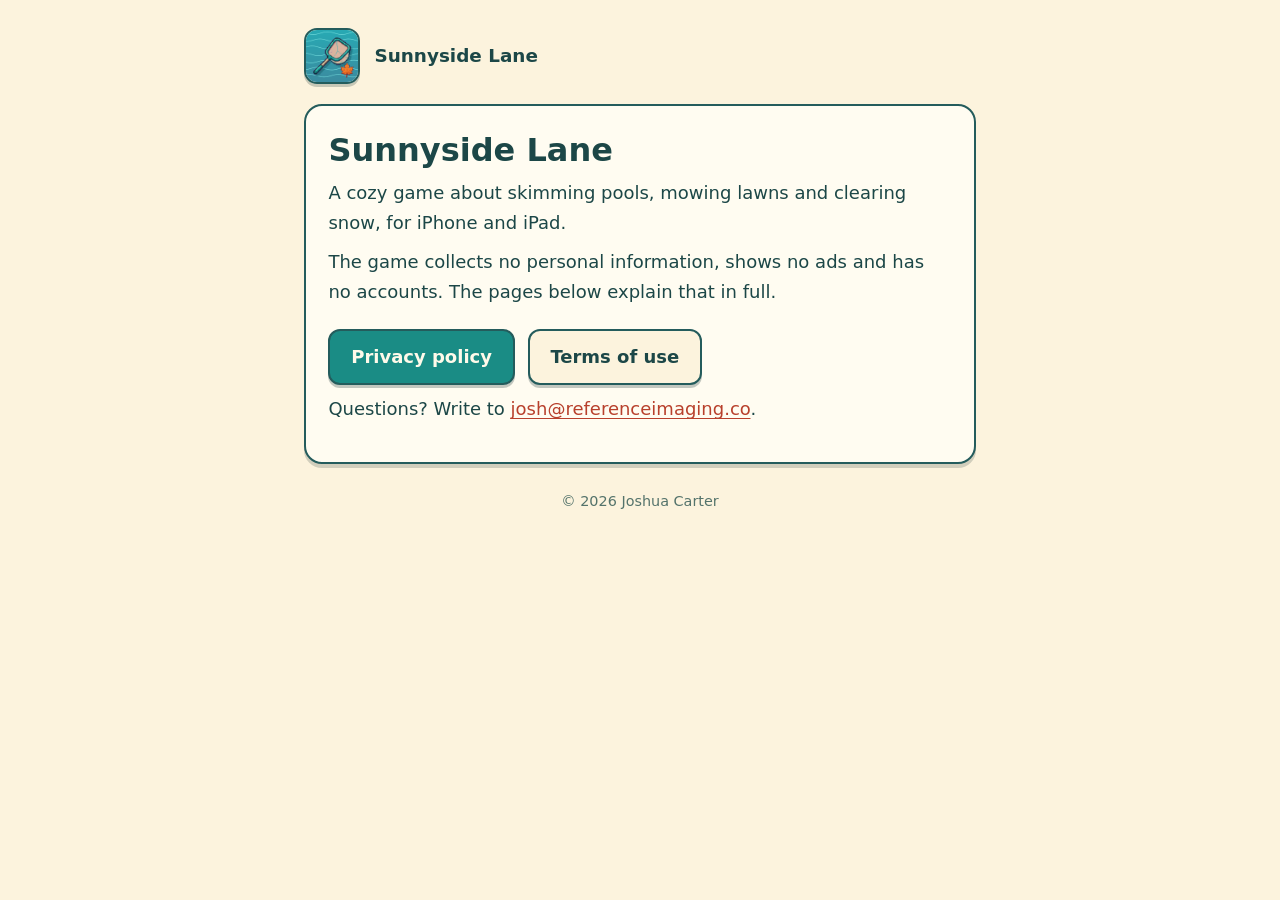
<file: index.html>
<!doctype html>
<html lang="en">
<head>
<meta charset="utf-8">
<meta name="viewport" content="width=device-width, initial-scale=1">
<title>Sunnyside Lane</title>
<meta name="description" content="Privacy policy and terms of use for Sunnyside Lane, a cozy pool, lawn and snow cleaning game for iPhone and iPad.">
<meta name="theme-color" content="#fcf3dd">
<link rel="icon" href="icon.png">
<link rel="apple-touch-icon" href="icon.png">
<link rel="stylesheet" href="style.css">
</head>
<body>
<div class="wrap">
  <header class="site">
    <img src="icon.png" alt="" width="56" height="56">
    <a class="brand" href="./">Sunnyside Lane</a>
  </header>
  <main class="card">
    <h1>Sunnyside Lane</h1>
    <p>A cozy game about skimming pools, mowing lawns and clearing snow, for iPhone and iPad.</p>
    <p>The game collects no personal information, shows no ads and has no accounts. The pages below explain that in full.</p>
    <div class="buttons">
      <a class="button" href="privacy/">Privacy policy</a>
      <a class="button alt" href="terms/">Terms of use</a>
    </div>
    <p>Questions? Write to <a href="mailto:josh@referenceimaging.co">josh@referenceimaging.co</a>.</p>
  </main>
  <footer class="site">&copy; 2026 Joshua Carter</footer>
</div>
</body>
</html>
</file>
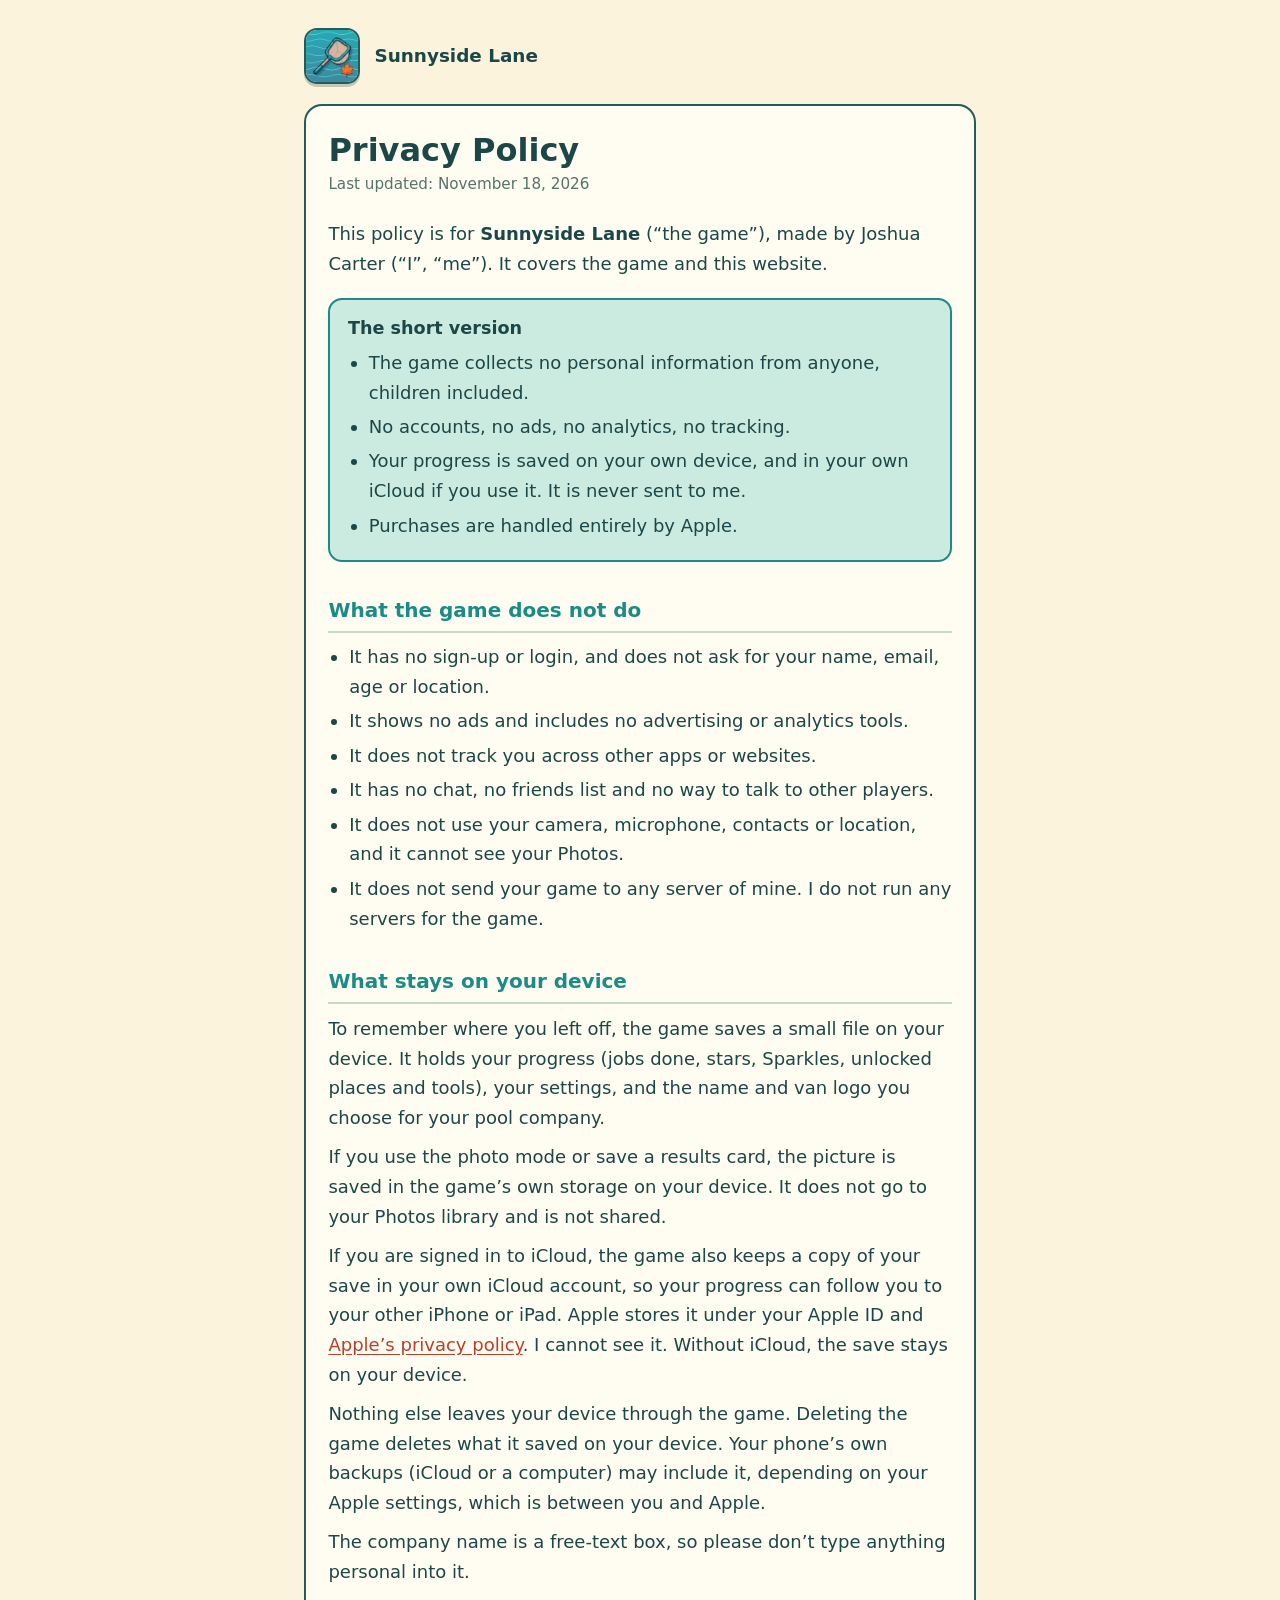
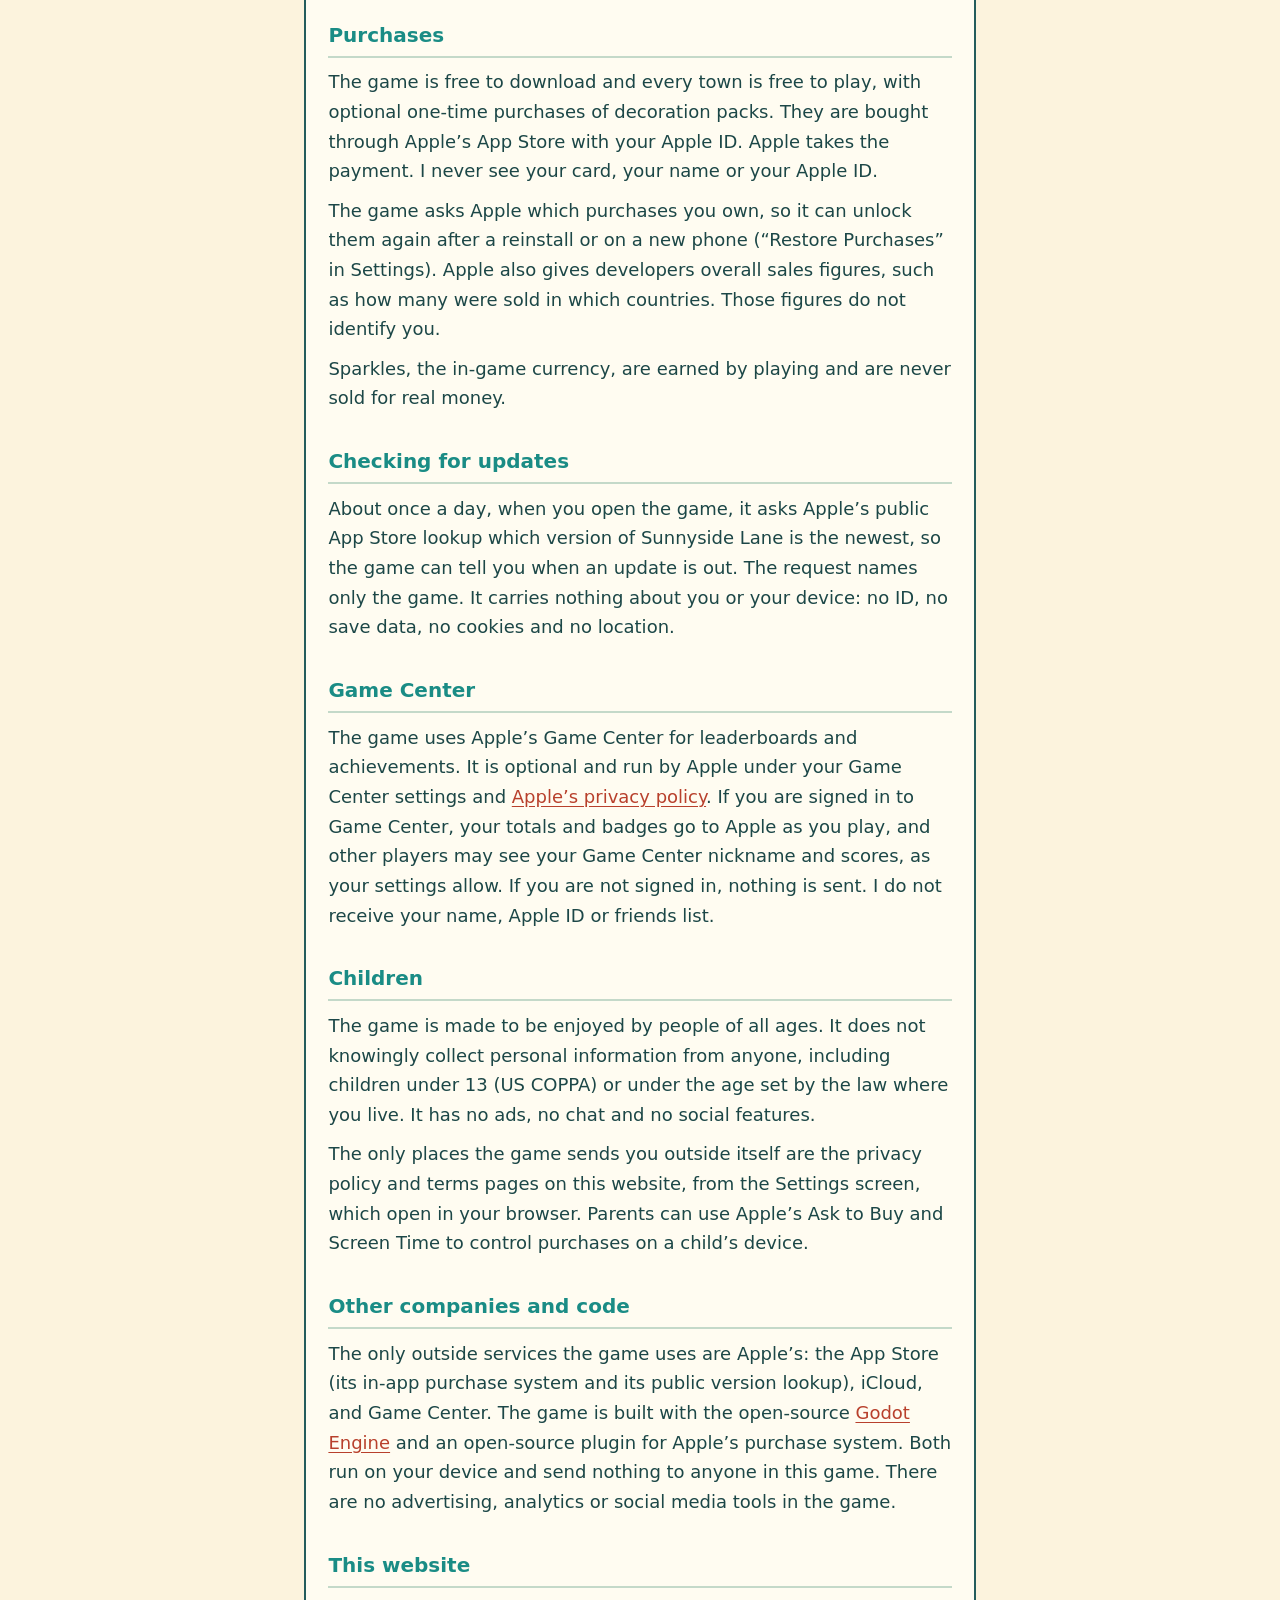
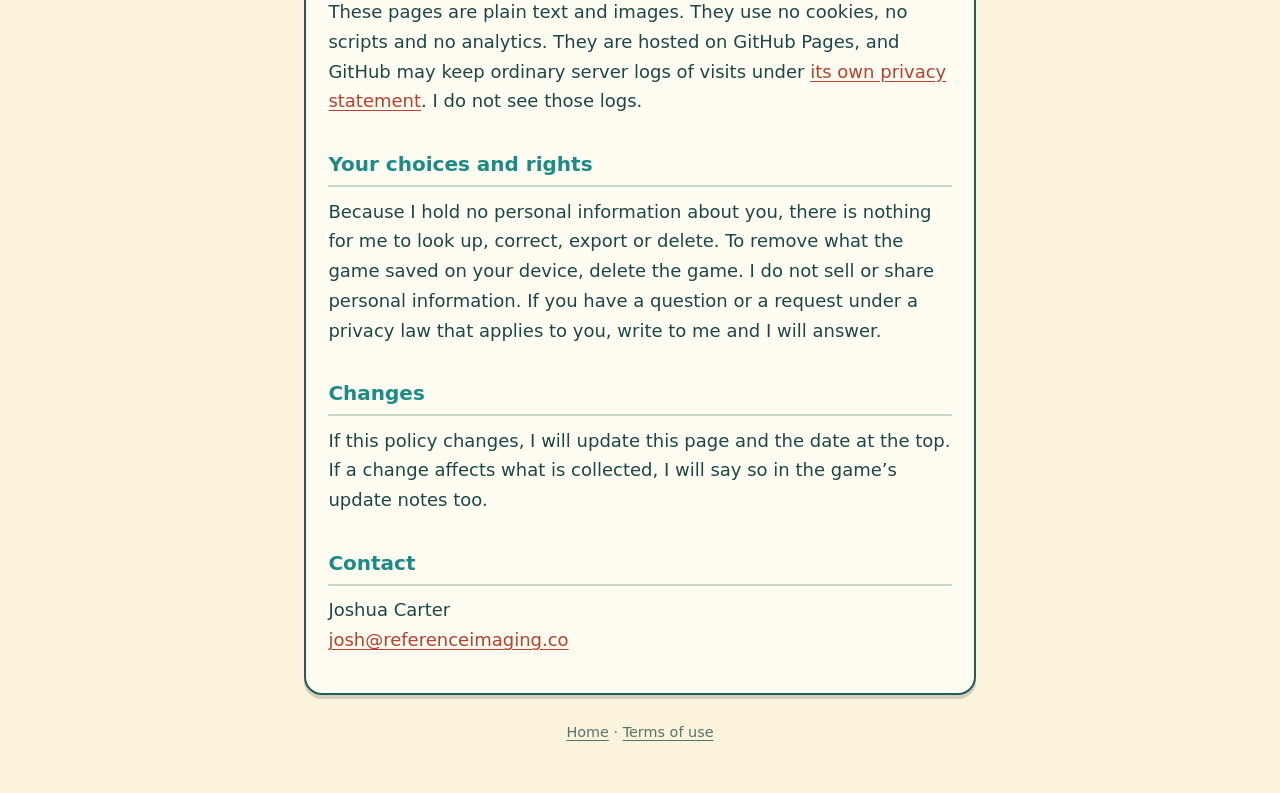
<file: privacy/index.html>
<!doctype html>
<html lang="en">
<head>
<meta charset="utf-8">
<meta name="viewport" content="width=device-width, initial-scale=1">
<title>Privacy Policy – Sunnyside Lane</title>
<meta name="description" content="Privacy policy for Sunnyside Lane. The game collects no personal information.">
<meta name="theme-color" content="#fcf3dd">
<link rel="icon" href="../icon.png">
<link rel="apple-touch-icon" href="../icon.png">
<link rel="stylesheet" href="../style.css">
</head>
<body>
<div class="wrap">
  <header class="site">
    <img src="../icon.png" alt="" width="56" height="56">
    <a class="brand" href="../">Sunnyside Lane</a>
  </header>
  <main class="card">
    <h1>Privacy Policy</h1>
    <p class="updated">Last updated: November 18, 2026</p>

    <p>This policy is for <strong>Sunnyside Lane</strong> (&ldquo;the game&rdquo;), made by Joshua Carter (&ldquo;I&rdquo;, &ldquo;me&rdquo;). It covers the game and this website.</p>

    <div class="short">
      <h2>The short version</h2>
      <ul>
        <li>The game collects no personal information from anyone, children included.</li>
        <li>No accounts, no ads, no analytics, no tracking.</li>
        <li>Your progress is saved on your own device, and in your own iCloud if you use it. It is never sent to me.</li>
        <li>Purchases are handled entirely by Apple.</li>
      </ul>
    </div>

    <h2>What the game does not do</h2>
    <ul>
      <li>It has no sign-up or login, and does not ask for your name, email, age or location.</li>
      <li>It shows no ads and includes no advertising or analytics tools.</li>
      <li>It does not track you across other apps or websites.</li>
      <li>It has no chat, no friends list and no way to talk to other players.</li>
      <li>It does not use your camera, microphone, contacts or location, and it cannot see your Photos.</li>
      <li>It does not send your game to any server of mine. I do not run any servers for the game.</li>
    </ul>

    <h2>What stays on your device</h2>
    <p>To remember where you left off, the game saves a small file on your device. It holds your progress (jobs done, stars, Sparkles, unlocked places and tools), your settings, and the name and van logo you choose for your pool company.</p>
    <p>If you use the photo mode or save a results card, the picture is saved in the game&rsquo;s own storage on your device. It does not go to your Photos library and is not shared.</p>
    <p>If you are signed in to iCloud, the game also keeps a copy of your save in your own iCloud account, so your progress can follow you to your other iPhone or iPad. Apple stores it under your Apple ID and <a href="https://www.apple.com/legal/privacy/">Apple&rsquo;s privacy policy</a>. I cannot see it. Without iCloud, the save stays on your device.</p>
    <p>Nothing else leaves your device through the game. Deleting the game deletes what it saved on your device. Your phone&rsquo;s own backups (iCloud or a computer) may include it, depending on your Apple settings, which is between you and Apple.</p>
    <p>The company name is a free-text box, so please don&rsquo;t type anything personal into it.</p>

    <h2>Purchases</h2>
    <p>The game is free to download and every town is free to play, with optional one-time purchases of decoration packs. They are bought through Apple&rsquo;s App Store with your Apple ID. Apple takes the payment. I never see your card, your name or your Apple ID.</p>
    <p>The game asks Apple which purchases you own, so it can unlock them again after a reinstall or on a new phone (&ldquo;Restore Purchases&rdquo; in Settings). Apple also gives developers overall sales figures, such as how many were sold in which countries. Those figures do not identify you.</p>
    <p>Sparkles, the in-game currency, are earned by playing and are never sold for real money.</p>

    <h2>Checking for updates</h2>
    <p>About once a day, when you open the game, it asks Apple&rsquo;s public App Store lookup which version of Sunnyside Lane is the newest, so the game can tell you when an update is out. The request names only the game. It carries nothing about you or your device: no ID, no save data, no cookies and no location.</p>

    <h2>Game Center</h2>
    <p>The game uses Apple&rsquo;s Game Center for leaderboards and achievements. It is optional and run by Apple under your Game Center settings and <a href="https://www.apple.com/legal/privacy/">Apple&rsquo;s privacy policy</a>. If you are signed in to Game Center, your totals and badges go to Apple as you play, and other players may see your Game Center nickname and scores, as your settings allow. If you are not signed in, nothing is sent. I do not receive your name, Apple ID or friends list.</p>

    <h2>Children</h2>
    <p>The game is made to be enjoyed by people of all ages. It does not knowingly collect personal information from anyone, including children under 13 (US COPPA) or under the age set by the law where you live. It has no ads, no chat and no social features.</p>
    <p>The only places the game sends you outside itself are the privacy policy and terms pages on this website, from the Settings screen, which open in your browser. Parents can use Apple&rsquo;s Ask to Buy and Screen Time to control purchases on a child&rsquo;s device.</p>

    <h2>Other companies and code</h2>
    <p>The only outside services the game uses are Apple&rsquo;s: the App Store (its in-app purchase system and its public version lookup), iCloud, and Game Center. The game is built with the open-source <a href="https://godotengine.org/">Godot Engine</a> and an open-source plugin for Apple&rsquo;s purchase system. Both run on your device and send nothing to anyone in this game. There are no advertising, analytics or social media tools in the game.</p>

    <h2>This website</h2>
    <p>These pages are plain text and images. They use no cookies, no scripts and no analytics. They are hosted on GitHub Pages, and GitHub may keep ordinary server logs of visits under <a href="https://docs.github.com/en/site-policy/privacy-policies/github-general-privacy-statement">its own privacy statement</a>. I do not see those logs.</p>

    <h2>Your choices and rights</h2>
    <p>Because I hold no personal information about you, there is nothing for me to look up, correct, export or delete. To remove what the game saved on your device, delete the game. I do not sell or share personal information. If you have a question or a request under a privacy law that applies to you, write to me and I will answer.</p>

    <h2>Changes</h2>
    <p>If this policy changes, I will update this page and the date at the top. If a change affects what is collected, I will say so in the game&rsquo;s update notes too.</p>

    <h2>Contact</h2>
    <p>Joshua Carter<br><a href="mailto:josh@referenceimaging.co">josh@referenceimaging.co</a></p>
  </main>
  <footer class="site"><a href="../">Home</a> &middot; <a href="../terms/">Terms of use</a></footer>
</div>
</body>
</html>
</file>
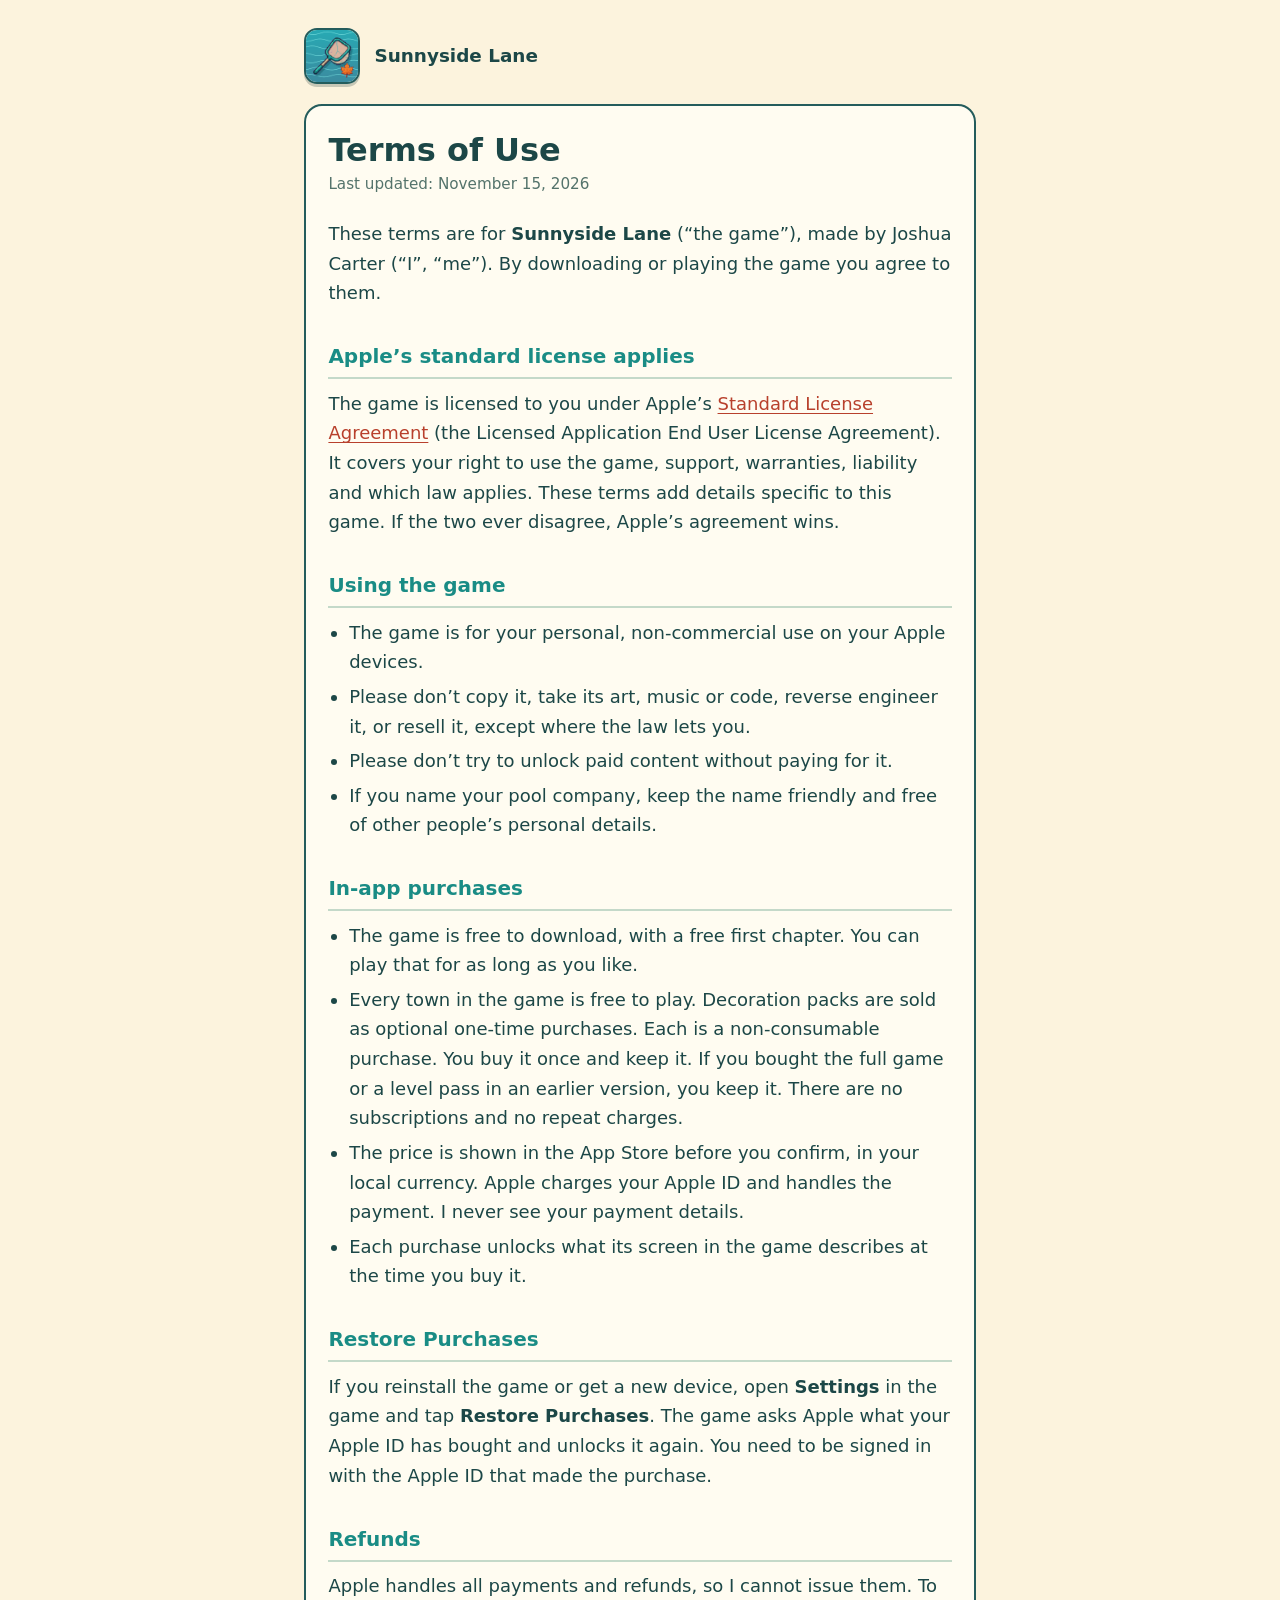
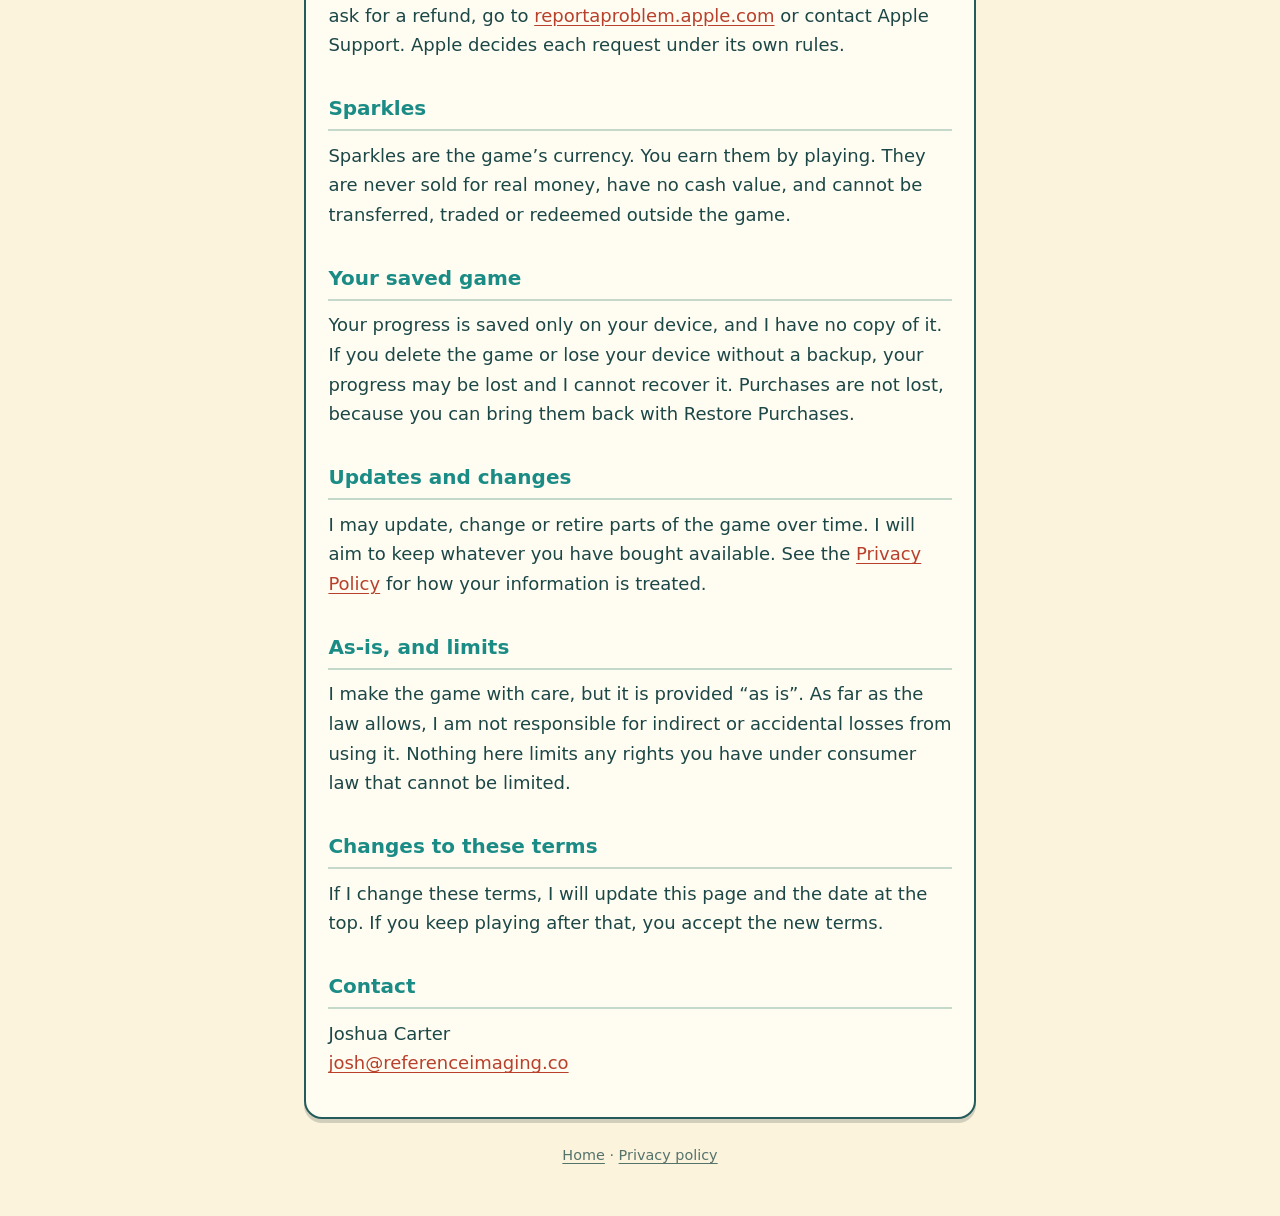
<file: terms/index.html>
<!doctype html>
<html lang="en">
<head>
<meta charset="utf-8">
<meta name="viewport" content="width=device-width, initial-scale=1">
<title>Terms of Use – Sunnyside Lane</title>
<meta name="description" content="Terms of use for Sunnyside Lane, including in-app purchases, Restore Purchases and refunds.">
<meta name="theme-color" content="#fcf3dd">
<link rel="icon" href="../icon.png">
<link rel="apple-touch-icon" href="../icon.png">
<link rel="stylesheet" href="../style.css">
</head>
<body>
<div class="wrap">
  <header class="site">
    <img src="../icon.png" alt="" width="56" height="56">
    <a class="brand" href="../">Sunnyside Lane</a>
  </header>
  <main class="card">
    <h1>Terms of Use</h1>
    <p class="updated">Last updated: November 15, 2026</p>

    <p>These terms are for <strong>Sunnyside Lane</strong> (&ldquo;the game&rdquo;), made by Joshua Carter (&ldquo;I&rdquo;, &ldquo;me&rdquo;). By downloading or playing the game you agree to them.</p>

    <h2>Apple&rsquo;s standard license applies</h2>
    <p>The game is licensed to you under Apple&rsquo;s <a href="https://www.apple.com/legal/internet-services/itunes/dev/stdeula/">Standard License Agreement</a> (the Licensed Application End User License Agreement). It covers your right to use the game, support, warranties, liability and which law applies. These terms add details specific to this game. If the two ever disagree, Apple&rsquo;s agreement wins.</p>

    <h2>Using the game</h2>
    <ul>
      <li>The game is for your personal, non-commercial use on your Apple devices.</li>
      <li>Please don&rsquo;t copy it, take its art, music or code, reverse engineer it, or resell it, except where the law lets you.</li>
      <li>Please don&rsquo;t try to unlock paid content without paying for it.</li>
      <li>If you name your pool company, keep the name friendly and free of other people&rsquo;s personal details.</li>
    </ul>

    <h2>In-app purchases</h2>
    <ul>
      <li>The game is free to download, with a free first chapter. You can play that for as long as you like.</li>
      <li>Every town in the game is free to play. Decoration packs are sold as optional one-time purchases. Each is a non-consumable purchase. You buy it once and keep it. If you bought the full game or a level pass in an earlier version, you keep it. There are no subscriptions and no repeat charges.</li>
      <li>The price is shown in the App Store before you confirm, in your local currency. Apple charges your Apple ID and handles the payment. I never see your payment details.</li>
      <li>Each purchase unlocks what its screen in the game describes at the time you buy it.</li>
    </ul>

    <h2>Restore Purchases</h2>
    <p>If you reinstall the game or get a new device, open <strong>Settings</strong> in the game and tap <strong>Restore Purchases</strong>. The game asks Apple what your Apple ID has bought and unlocks it again. You need to be signed in with the Apple ID that made the purchase.</p>

    <h2>Refunds</h2>
    <p>Apple handles all payments and refunds, so I cannot issue them. To ask for a refund, go to <a href="https://reportaproblem.apple.com/">reportaproblem.apple.com</a> or contact Apple Support. Apple decides each request under its own rules.</p>

    <h2>Sparkles</h2>
    <p>Sparkles are the game&rsquo;s currency. You earn them by playing. They are never sold for real money, have no cash value, and cannot be transferred, traded or redeemed outside the game.</p>

    <h2>Your saved game</h2>
    <p>Your progress is saved only on your device, and I have no copy of it. If you delete the game or lose your device without a backup, your progress may be lost and I cannot recover it. Purchases are not lost, because you can bring them back with Restore Purchases.</p>

    <h2>Updates and changes</h2>
    <p>I may update, change or retire parts of the game over time. I will aim to keep whatever you have bought available. See the <a href="../privacy/">Privacy Policy</a> for how your information is treated.</p>

    <h2>As-is, and limits</h2>
    <p>I make the game with care, but it is provided &ldquo;as is&rdquo;. As far as the law allows, I am not responsible for indirect or accidental losses from using it. Nothing here limits any rights you have under consumer law that cannot be limited.</p>

    <h2>Changes to these terms</h2>
    <p>If I change these terms, I will update this page and the date at the top. If you keep playing after that, you accept the new terms.</p>

    <h2>Contact</h2>
    <p>Joshua Carter<br><a href="mailto:josh@referenceimaging.co">josh@referenceimaging.co</a></p>
  </main>
  <footer class="site"><a href="../">Home</a> &middot; <a href="../privacy/">Privacy policy</a></footer>
</div>
</body>
</html>
</file>
<file: style.css>
/* Sunnyside Lane: cream paper, teal ink, coral for links.
   Colours come from the game's own palette (scripts/ui.gd). */
:root {
  --paper: #fcf3dd;
  --paper-dim: #eee4c9;
  --card: #fffcf1;
  --ink: #1c4747;
  --muted: #54736b;
  --line: #c4d9c9;
  --edge: #245c5c;
  --teal: #1a8c85;
  --teal-soft: #ccebe0;
  --coral: #e86b54;
  --coral-ink: #b8402c;
}

* { box-sizing: border-box; }

html { -webkit-text-size-adjust: 100%; }

body {
  margin: 0;
  background: var(--paper);
  color: var(--ink);
  font: 18px/1.65 ui-rounded, "SF Pro Rounded", "Avenir Next", "Nunito", system-ui, -apple-system, "Segoe UI", sans-serif;
}

.wrap {
  max-width: 44rem;
  margin: 0 auto;
  padding: 1.25rem 16px 3rem;
}

header.site {
  display: flex;
  align-items: center;
  gap: 0.9rem;
  padding: 0.5rem 0 1.25rem;
}

header.site img {
  width: 56px;
  height: 56px;
  border-radius: 13px;
  border: 2px solid var(--edge);
  box-shadow: 0 3px 0 rgba(13, 41, 41, 0.22);
}

header.site a.brand {
  color: var(--ink);
  font-weight: 800;
  font-size: 1.15rem;
  line-height: 1.2;
  text-decoration: none;
}

header.site a.brand small {
  display: block;
  font-weight: 600;
  color: var(--muted);
  font-size: 0.85rem;
}

main.card {
  background: var(--card);
  border: 2px solid var(--edge);
  border-radius: 18px;
  box-shadow: 0 4px 0 rgba(13, 41, 41, 0.18);
  padding: 1.6rem 1.4rem 1.8rem;
}

h1 {
  margin: 0 0 0.2rem;
  font-size: 2rem;
  line-height: 1.15;
  color: var(--ink);
}

.updated { margin: 0 0 1.4rem; color: var(--muted); font-size: 0.95rem; }

h2 {
  margin: 2rem 0 0.4rem;
  padding-bottom: 0.25rem;
  border-bottom: 2px solid var(--line);
  font-size: 1.25rem;
  color: var(--teal);
}

p, ul { margin: 0.6rem 0; }
ul { padding-left: 1.3rem; }
li { margin: 0.3rem 0; }

a { color: var(--coral-ink); text-underline-offset: 3px; }
a:hover, a:focus-visible { color: var(--coral); }

.short {
  background: var(--teal-soft);
  border: 2px solid var(--teal);
  border-radius: 14px;
  padding: 0.9rem 1.1rem;
  margin: 1.2rem 0 0.4rem;
}

.short h2 { margin: 0 0 0.3rem; padding: 0; border: 0; color: var(--ink); font-size: 1.1rem; }
.short ul { margin: 0.3rem 0 0; }

.buttons { display: flex; flex-wrap: wrap; gap: 0.8rem; margin: 1.4rem 0 0.4rem; }

.button {
  display: inline-block;
  padding: 0.7rem 1.3rem;
  border-radius: 12px;
  border: 2px solid var(--edge);
  background: var(--teal);
  color: #fffaea;
  font-weight: 800;
  text-decoration: none;
  box-shadow: 0 3px 0 rgba(13, 41, 41, 0.25);
}

.button.alt { background: var(--paper); color: var(--ink); }
.button:hover, .button:focus-visible { background: var(--coral); color: #fffaea; }

footer.site { margin-top: 1.6rem; color: var(--muted); font-size: 0.9rem; text-align: center; }
footer.site a { color: var(--muted); }

@media (max-width: 420px) {
  body { font-size: 17px; }
  main.card { padding: 1.2rem 1rem 1.4rem; }
  h1 { font-size: 1.7rem; }
}
</file>
